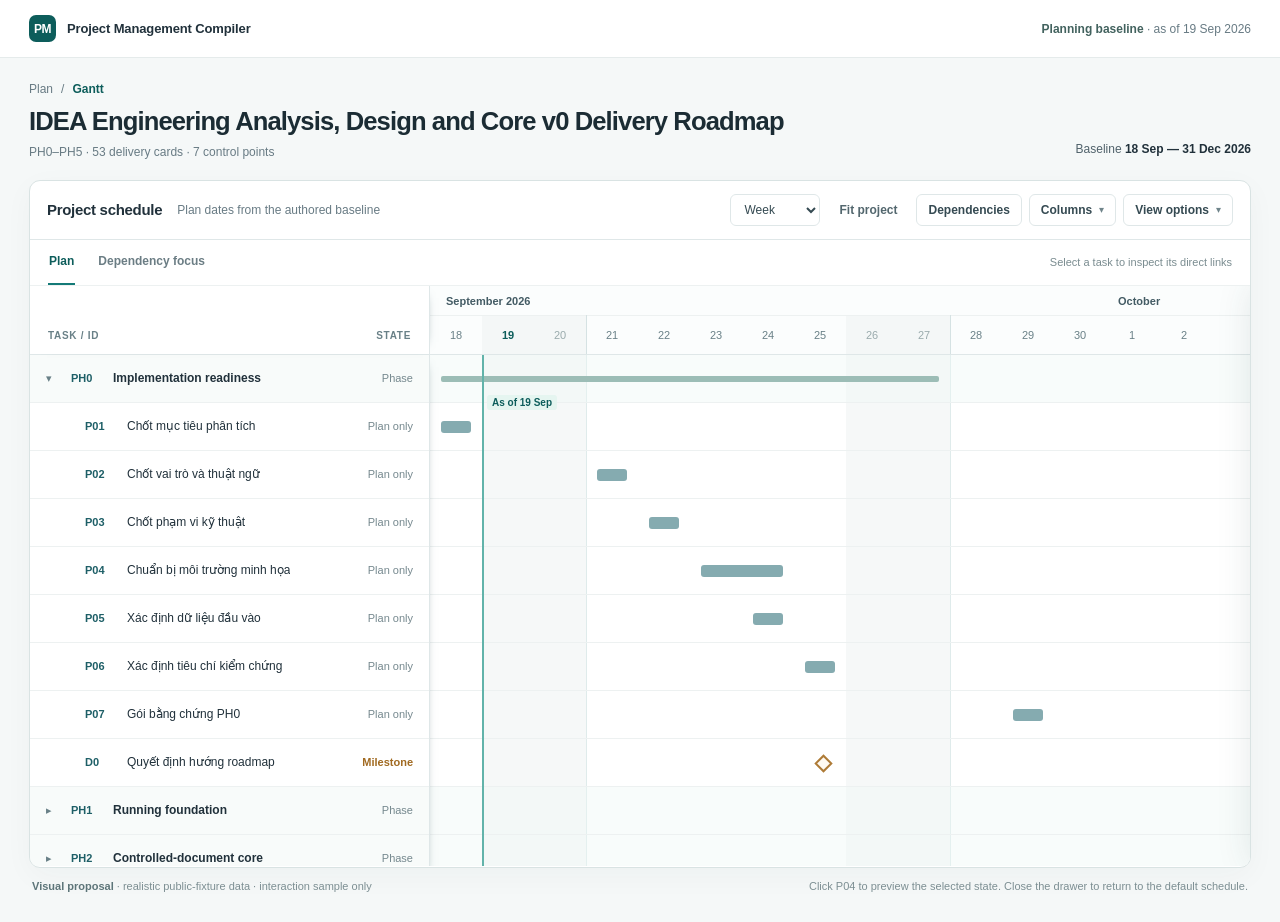
<file: docs/prototypes/gantt-visual-proposal.html>
<!doctype html>
<html lang="vi">
<head>
  <meta charset="utf-8">
  <meta name="viewport" content="width=device-width, initial-scale=1">
  <title>Gantt visual proposal · Project Management Compiler</title>
  <style>
    :root {
      color-scheme: light;
      --ink: #21313b;
      --muted: #687b84;
      --line: #dfe7e8;
      --line-soft: #edf1f1;
      --canvas: #f5f8f8;
      --teal: #147a77;
      --teal-dark: #0d5d5b;
      --teal-soft: #e9f5f2;
      --blue: #4e7fa0;
      --blue-soft: #eef5fa;
      --amber: #a16a21;
      --pane: 400px;
      --day: 52px;
      --row: 48px;
    }
    * { box-sizing: border-box; }
    body { margin: 0; background: var(--canvas); color: var(--ink); font-family: "Segoe UI Variable", "Segoe UI", Arial, sans-serif; font-size: 13px; }
    button, select, input { font: inherit; }
    button { cursor: pointer; }
    button:focus-visible, select:focus-visible, summary:focus-visible, input:focus-visible { outline: 2px solid var(--teal); outline-offset: 2px; }
    .app-top { display: flex; align-items: center; justify-content: space-between; height: 58px; padding: 0 29px; border-bottom: 1px solid #e5ebeb; background: #fff; }
    .brand { display: flex; align-items: center; gap: 11px; font-size: 13px; font-weight: 700; letter-spacing: -.01em; }
    .brand-mark { display: grid; width: 27px; height: 27px; place-items: center; border-radius: 7px; background: var(--teal-dark); color: #fff; font-size: 12px; letter-spacing: -.04em; }
    .top-meta { color: var(--muted); font-size: 12px; }
    .top-meta strong { color: #42625e; font-weight: 600; }
    main { margin: 0 auto; max-width: 1600px; padding: 24px 29px 30px; }
    .breadcrumb { display: flex; align-items: center; gap: 8px; margin-bottom: 10px; color: var(--muted); font-size: 12px; }
    .breadcrumb strong { color: var(--teal-dark); font-weight: 650; }
    .project-heading { display: flex; align-items: flex-end; justify-content: space-between; gap: 18px; margin-bottom: 21px; }
    .project-heading h1 { margin: 0; max-width: 900px; color: #1b2c34; font-size: clamp(21px, 2vw, 27px); font-weight: 690; letter-spacing: -.035em; line-height: 1.25; text-wrap: balance; }
    .project-heading p { margin: 7px 0 0; color: var(--muted); font-size: 12px; }
    .heading-period { flex: 0 0 auto; padding-bottom: 3px; color: #50626b; font-size: 12px; font-variant-numeric: tabular-nums; }
    .heading-period strong { color: var(--ink); }
    .workspace { position: relative; min-height: 688px; overflow: hidden; border: 1px solid #d9e3e3; border-radius: 11px; background: #fff; box-shadow: 0 8px 30px rgba(37, 66, 70, .035); }
    .workspace-bar { display: flex; align-items: center; justify-content: space-between; gap: 18px; min-height: 59px; padding: 0 17px; border-bottom: 1px solid var(--line); }
    .view-title { display: flex; align-items: center; gap: 15px; min-width: 0; }
    .view-title strong { font-size: 15px; font-weight: 700; letter-spacing: -.02em; }
    .view-title .subtle { color: var(--muted); font-size: 12px; white-space: nowrap; }
    .bar-actions { display: flex; align-items: center; justify-content: flex-end; gap: 7px; flex-wrap: wrap; }
    .control { display: inline-flex; align-items: center; justify-content: center; gap: 7px; min-height: 32px; padding: 0 11px; border: 1px solid var(--line); border-radius: 6px; background: #fff; color: #354a52; font-size: 12px; font-weight: 560; white-space: nowrap; transition: background .15s, border-color .15s, color .15s; }
    .control:hover { border-color: #a9c9c5; background: #f7fbfa; }
    .control.active { border-color: #a8d3c9; background: var(--teal-soft); color: var(--teal-dark); }
    .control.quiet { border-color: transparent; color: #53676e; }
    .control.quiet:hover { background: #f2f6f6; }
    .mini-chevron { color: #70858b; font-size: 10px; }
    .menu { position: relative; }
    .menu > summary { list-style: none; }
    .menu > summary::-webkit-details-marker { display: none; }
    .menu-panel { position: absolute; z-index: 30; top: 39px; right: 0; min-width: 180px; padding: 9px; border: 1px solid var(--line); border-radius: 8px; background: #fff; box-shadow: 0 12px 28px rgba(30, 58, 65, .14); }
    .menu-panel p { margin: 3px 8px 9px; color: var(--muted); font-size: 11px; }
    .menu-panel label { display: flex; align-items: center; gap: 9px; padding: 8px; border-radius: 5px; color: #32464e; white-space: nowrap; }
    .menu-panel label:hover { background: #f2f7f7; }
    .menu-panel input { accent-color: var(--teal); }
    .select-wrap select { min-height: 32px; padding: 0 25px 0 9px; border: 1px solid var(--line); border-radius: 6px; background: #fff; color: #354a52; font-size: 12px; }
    .mode-strip { display: flex; align-items: center; gap: 22px; min-height: 45px; padding: 0 18px; border-bottom: 1px solid var(--line-soft); }
    .mode-tab { height: 45px; padding: 0 1px; border: 0; border-bottom: 2px solid transparent; background: none; color: #6b7d84; font-size: 12px; font-weight: 610; }
    .mode-tab.active { border-bottom-color: var(--teal); color: var(--teal-dark); }
    .mode-hint { margin-left: auto; color: #7a8c90; font-size: 11px; }
    .chart-frame { position: relative; min-height: 580px; overflow: hidden; }
    .chart-scroll { width: 100%; height: 580px; overflow: auto; }
    .chart { min-width: calc(var(--pane) + 780px); }
    .chart-head, .chart-body { display: grid; grid-template-columns: var(--pane) minmax(780px, 1fr); }
    .chart-head { position: sticky; top: 0; z-index: 15; height: 69px; border-bottom: 1px solid var(--line); background: #fbfdfd; }
    .task-head, .task-list { position: sticky; left: 0; z-index: 7; background: #fff; box-shadow: 5px 0 11px -12px #49656a; }
    .task-head { display: grid; grid-template-columns: minmax(0, 1fr) 83px; align-items: end; gap: 8px; padding: 0 18px 13px; border-right: 1px solid var(--line); color: #698087; font-size: 10px; font-weight: 700; letter-spacing: .07em; text-transform: uppercase; }
    .task-head span:not(:first-child) { text-align: right; }
    .axis { position: relative; overflow: hidden; background: #fbfdfd; font-variant-numeric: tabular-nums; }
    .axis-month { position: relative; height: 29px; padding: 9px 16px 0; color: #435b64; font-size: 11px; font-weight: 660; }
    .axis-month .october { position: absolute; left: calc(13 * var(--day) + 12px); top: 9px; }
    .axis-days { position: relative; height: 40px; display: grid; grid-template-columns: repeat(15, var(--day)); border-top: 1px solid var(--line-soft); }
    .axis-day { display: flex; align-items: center; justify-content: center; color: #698087; font-size: 11px; }
    .axis-day.weekend { background: #f4f7f7; color: #9aabad; }
    .axis-day.today { color: var(--teal-dark); font-weight: 700; }
    .axis-week { position: absolute; top: 29px; bottom: 0; width: 1px; background: #d5e2e3; }
    .axis-week.one { left: calc(3 * var(--day)); }
    .axis-week.two { left: calc(10 * var(--day)); }
    .task-list { border-right: 1px solid var(--line); }
    .task-row, .timeline-row { height: var(--row); border-bottom: 1px solid var(--line-soft); }
    .task-row { display: grid; grid-template-columns: minmax(0, 1fr) 83px; align-items: center; gap: 8px; padding: 0 16px; background: #fff; }
    .task-row.phase { background: #f8fbfa; }
    .task-row.selected { background: #eaf6f2; box-shadow: inset 3px 0 0 var(--teal); }
    .task-row.related-up { background: #f0f6fa; box-shadow: inset 3px 0 0 var(--blue); }
    .task-row.related-down { background: #eef8f4; box-shadow: inset 3px 0 0 #319579; }
    .row-button { display: flex; align-items: center; min-width: 0; width: 100%; padding: 0; border: 0; background: transparent; color: var(--ink); text-align: left; }
    .row-button:hover .row-name { color: var(--teal-dark); text-decoration: underline; text-decoration-color: #a0c9be; text-underline-offset: 3px; }
    .row-caret { flex: 0 0 25px; color: #698087; font-size: 11px; }
    .row-caret.blank { color: transparent; }
    .row-id { flex: 0 0 42px; color: #1e5f67; font-size: 11px; font-weight: 700; font-variant-numeric: tabular-nums; }
    .row-name { display: -webkit-box; overflow: hidden; -webkit-box-orient: vertical; -webkit-line-clamp: 2; font-size: 12px; font-weight: 520; line-height: 1.25; }
    .phase .row-name { font-weight: 690; }
    .row-state { color: #75888e; font-size: 11px; text-align: right; white-space: nowrap; }
    .row-state.gate { color: var(--amber); font-weight: 630; }
    .task-row:not(.phase) .row-button { padding-left: 14px; }
    .timeline { position: relative; min-height: calc(11 * var(--row)); overflow: hidden; background: #fff; }
    .bands { position: absolute; inset: 0 auto 0 0; display: grid; width: calc(15 * var(--day)); grid-template-columns: repeat(15, var(--day)); pointer-events: none; }
    .band.weekend { background: #f6f8f8; }
    .week-line { position: absolute; top: 0; bottom: 0; width: 1px; background: #dfebeb; pointer-events: none; }
    .week-line.one { left: calc(3 * var(--day)); }
    .week-line.two { left: calc(10 * var(--day)); }
    .timeline-rows { position: relative; z-index: 2; }
    .timeline-row { position: relative; }
    .timeline-row.phase { background: rgba(236, 246, 243, .37); }
    .timeline-row.selected { background: rgba(227, 246, 239, .8); }
    .timeline-row.related-up { background: rgba(238, 246, 250, .58); }
    .timeline-row.related-down { background: rgba(238, 248, 244, .6); }
    .bar { position: absolute; top: 18px; height: 12px; border-radius: 3px; background: #85abb0; }
    .bar.phase-bar { top: 21px; height: 6px; border-radius: 2px; background: #9cbdb6; }
    .bar.selected-bar { top: 16px; height: 16px; background: var(--teal); box-shadow: 0 0 0 2px #d2ede3; }
    .bar.related-up-bar { background: var(--blue); }
    .bar.related-down-bar { background: #45a58d; }
    .bar.one-day { width: 30px; }
    .bar.two-day { width: 82px; }
    .bar.long { width: 498px; }
    .bar.shift-0 { left: 11px; } .bar.shift-3 { left: calc(3 * var(--day) + 11px); }
    .bar.shift-4 { left: calc(4 * var(--day) + 11px); }
    .bar.shift-5 { left: calc(5 * var(--day) + 11px); }
    .bar.shift-6 { left: calc(6 * var(--day) + 11px); }
    .bar.shift-7 { left: calc(7 * var(--day) + 11px); }
    .bar.shift-11 { left: calc(11 * var(--day) + 11px); }
    .bar.shift-17 { left: calc(17 * var(--day) + 11px); }
    .milestone { position: absolute; left: calc(7 * var(--day) + 23px); top: 18px; width: 13px; height: 13px; border: 2px solid #ae7b37; background: #fffaf2; transform: rotate(45deg); }
    .as-of { position: absolute; z-index: 4; top: 0; bottom: 0; left: var(--day); width: 2px; background: #62b3aa; pointer-events: none; }
    .as-of-label { position: absolute; z-index: 5; top: 40px; left: calc(var(--day) + 5px); padding: 2px 5px; border-radius: 3px; background: #e5f5f0; color: var(--teal-dark); font-size: 10px; font-weight: 700; white-space: nowrap; }
    .links { position: absolute; z-index: 5; top: 0; left: 0; width: 780px; height: calc(11 * var(--row)); overflow: visible; pointer-events: none; opacity: 0; transition: opacity .18s; }
    .selected-mode.show-links .links { opacity: 1; }
    .links path { fill: none; stroke-width: 2.3; stroke-linecap: round; stroke-linejoin: round; }
    .links .up { stroke: var(--blue); }
    .links .down { stroke: #258d74; }
    .links circle { fill: #fff; stroke-width: 2; }
    .links circle.up { stroke: var(--blue); }
    .links circle.down { stroke: #258d74; }
    .drawer { position: absolute; z-index: 20; top: 0; right: 0; bottom: 0; width: min(374px, 92vw); padding: 0; border-left: 1px solid #d7e4e1; background: #fff; box-shadow: -17px 0 35px rgba(37, 66, 70, .13); transform: translateX(105%); transition: transform .2s ease; }
    .selected-mode .drawer { transform: translateX(0); }
    .drawer-inner { height: 100%; overflow-y: auto; padding: 20px 23px 27px; }
    .drawer-top { display: flex; align-items: flex-start; justify-content: space-between; gap: 14px; margin-bottom: 17px; }
    .drawer-type { color: var(--teal-dark); font-size: 11px; font-weight: 740; letter-spacing: .065em; text-transform: uppercase; }
    .drawer-close { width: 29px; height: 29px; padding: 0; border: 0; border-radius: 5px; background: #f3f7f7; color: #61767c; font-size: 17px; }
    .drawer-close:hover { background: #e8f1ef; color: var(--ink); }
    .drawer h2 { margin: 0; color: #1c3138; font-size: 20px; font-weight: 710; letter-spacing: -.03em; line-height: 1.33; }
    .drawer-sub { margin: 9px 0 19px; color: var(--muted); font-size: 12px; }
    .drawer-summary { display: grid; grid-template-columns: 1fr 1fr; gap: 11px 13px; padding: 14px 0 16px; border-top: 1px solid var(--line); border-bottom: 1px solid var(--line); }
    .drawer-summary div { display: grid; gap: 3px; }
    .drawer-summary span { color: var(--muted); font-size: 10px; }
    .drawer-summary strong { color: #344b53; font-size: 12px; font-weight: 650; font-variant-numeric: tabular-nums; }
    .drawer-section { padding: 18px 0 16px; border-bottom: 1px solid var(--line); }
    .drawer-section h3 { margin: 0 0 3px; color: #1f363d; font-size: 14px; font-weight: 710; letter-spacing: -.014em; }
    .drawer-section > p { margin: 0 0 13px; color: var(--muted); font-size: 11px; line-height: 1.45; }
    .impact-flow { display: grid; grid-template-columns: 1fr 20px 1fr 20px 1fr; align-items: center; gap: 3px; }
    .impact-item { display: grid; align-content: center; min-height: 62px; padding: 8px 7px; border: 1px solid #dce8e8; border-radius: 6px; background: #fbfdfc; text-align: center; }
    .impact-item strong { font-size: 12px; }
    .impact-item small { margin-top: 3px; color: var(--muted); font-size: 10px; }
    .impact-item.current { border-color: #a4d0c4; background: var(--teal-soft); color: var(--teal-dark); }
    .impact-arrow { color: #6a8989; text-align: center; font-size: 18px; }
    .impact-legend { display: flex; gap: 12px; margin-top: 12px; color: #61777e; font-size: 11px; }
    .impact-legend span::before { display: inline-block; width: 7px; height: 7px; margin-right: 5px; border-radius: 50%; background: var(--blue); content: ""; }
    .impact-legend span:last-child::before { background: #258d74; }
    .drawer-link { display: inline-block; margin-top: 13px; padding: 0; border: 0; background: none; color: var(--teal-dark); font-size: 12px; font-weight: 650; text-align: left; }
    .drawer-link:hover { text-decoration: underline; }
    .downstream-chain { margin-top: 9px; padding: 9px 10px; border-left: 2px solid #6db59d; background: #f1f8f5; color: #375e58; font-size: 11px; font-weight: 620; }
    .downstream-chain[hidden] { display: none; }
    .drawer details { padding: 14px 0; border-bottom: 1px solid var(--line-soft); }
    .drawer details summary { color: #3d5259; font-size: 12px; font-weight: 660; cursor: pointer; }
    .drawer details p { margin: 10px 0 0; color: var(--muted); font-size: 11px; line-height: 1.5; }
    .prototype-foot { display: flex; align-items: center; justify-content: space-between; gap: 14px; padding: 12px 3px 0; color: #7e9094; font-size: 11px; }
    .prototype-foot strong { color: #5e767a; font-weight: 630; }
    .owner-col, .attention-col { display: none; color: #75888e; font-size: 11px; text-align: right; white-space: nowrap; }
    .show-owner { --pane: 450px; }
    .show-attention { --pane: 452px; }
    .show-owner.show-attention { --pane: 520px; }
    .show-owner .task-head, .show-owner .task-row { grid-template-columns: minmax(0, 1fr) 83px 60px; }
    .show-attention .task-head, .show-attention .task-row { grid-template-columns: minmax(0, 1fr) 83px 64px; }
    .show-owner.show-attention .task-head, .show-owner.show-attention .task-row { grid-template-columns: minmax(0, 1fr) 83px 60px 64px; }
    .show-owner .owner-col, .show-attention .attention-col { display: block; }
    @media (max-width: 1050px) {
      :root { --pane: 354px; }
      .project-heading { align-items: flex-start; flex-direction: column; gap: 8px; }
      .view-title .subtle, .mode-hint { display: none; }
      .bar-actions { gap: 4px; }
    }
    @media (max-width: 720px) {
      main { padding: 17px 10px; }
      .app-top { padding-inline: 12px; }
      .top-meta { display: none; }
      .workspace-bar { align-items: flex-start; flex-direction: column; padding: 10px; }
      .chart-scroll { height: 62vh; }
      .prototype-foot { align-items: flex-start; flex-direction: column; }
    }
    @media (prefers-reduced-motion: reduce) {
      *, *::before, *::after { scroll-behavior: auto !important; transition-duration: 0s !important; }
    }
  </style>
</head>
<body>
  <header class="app-top">
    <div class="brand"><span class="brand-mark">PM</span><span>Project Management Compiler</span></div>
    <div class="top-meta"><strong>Planning baseline</strong> · as of 19 Sep 2026</div>
  </header>
  <main>
    <nav class="breadcrumb" aria-label="Breadcrumb"><span>Plan</span><span aria-hidden="true">/</span><strong>Gantt</strong></nav>
    <div class="project-heading">
      <div><h1>IDEA Engineering Analysis, Design and Core v0 Delivery Roadmap</h1><p>PH0–PH5 · 53 delivery cards · 7 control points</p></div>
      <div class="heading-period">Baseline <strong>18 Sep — 31 Dec 2026</strong></div>
    </div>
    <section class="workspace" id="workspace" aria-label="Gantt visual proposal">
      <div class="workspace-bar">
        <div class="view-title"><strong>Project schedule</strong><span class="subtle">Plan dates from the authored baseline</span></div>
        <div class="bar-actions">
          <span class="select-wrap"><select aria-label="Timeline scale"><option>Week</option><option>Day</option><option>Month</option></select></span>
          <button class="control quiet" type="button" id="fitButton">Fit project</button>
          <button class="control" type="button" id="dependencyButton" aria-pressed="false">Dependencies</button>
          <details class="menu" id="columnsMenu"><summary class="control">Columns <span class="mini-chevron">▾</span></summary><div class="menu-panel"><p>Visible in the task list</p><label><input type="checkbox" checked disabled> Task / ID</label><label><input type="checkbox" checked disabled> State</label><label><input type="checkbox" id="ownerOption"> Primary owner</label><label><input type="checkbox" id="attentionOption"> Attention</label></div></details>
          <details class="menu"><summary class="control">View options <span class="mini-chevron">▾</span></summary><div class="menu-panel"><p>Additional views</p><label>Execution evidence</label><label>Needs attention</label><label>Critical path</label><label>Structure</label></div></details>
        </div>
      </div>
      <div class="mode-strip"><button type="button" class="mode-tab active" id="planTab" aria-current="page">Plan</button><button type="button" class="mode-tab" id="impactTab">Dependency focus</button><span class="mode-hint" id="modeHint">Select a task to inspect its direct links</span></div>
      <div class="chart-frame">
        <div class="chart-scroll" id="chartScroll">
          <div class="chart">
            <div class="chart-head">
              <div class="task-head"><span>Task / ID</span><span>State</span></div>
              <div class="axis"><div class="axis-month">September 2026 <span class="october">October</span></div><div class="axis-days"><span class="axis-day">18</span><span class="axis-day weekend today">19</span><span class="axis-day weekend">20</span><span class="axis-day">21</span><span class="axis-day">22</span><span class="axis-day">23</span><span class="axis-day">24</span><span class="axis-day">25</span><span class="axis-day weekend">26</span><span class="axis-day weekend">27</span><span class="axis-day">28</span><span class="axis-day">29</span><span class="axis-day">30</span><span class="axis-day">1</span><span class="axis-day">2</span></div><i class="axis-week one"></i><i class="axis-week two"></i></div>
            </div>
            <div class="chart-body">
              <div class="task-list">
                <div class="task-row phase"><button type="button" class="row-button"><span class="row-caret">▾</span><span class="row-id">PH0</span><span class="row-name">Implementation readiness</span></button><span class="row-state">Phase</span></div>
                <div class="task-row" data-id="P01"><button type="button" class="row-button"><span class="row-caret blank">·</span><span class="row-id">P01</span><span class="row-name">Chốt mục tiêu phân tích</span></button><span class="row-state">Plan only</span></div>
                <div class="task-row" data-id="P02"><button type="button" class="row-button"><span class="row-caret blank">·</span><span class="row-id">P02</span><span class="row-name">Chốt vai trò và thuật ngữ</span></button><span class="row-state">Plan only</span></div>
                <div class="task-row" data-id="P03"><button type="button" class="row-button"><span class="row-caret blank">·</span><span class="row-id">P03</span><span class="row-name">Chốt phạm vi kỹ thuật</span></button><span class="row-state">Plan only</span></div>
                <div class="task-row" data-id="P04"><button type="button" class="row-button" id="p04Button"><span class="row-caret blank">·</span><span class="row-id">P04</span><span class="row-name">Chuẩn bị môi trường minh họa</span></button><span class="row-state">Plan only</span></div>
                <div class="task-row" data-id="P05"><button type="button" class="row-button"><span class="row-caret blank">·</span><span class="row-id">P05</span><span class="row-name">Xác định dữ liệu đầu vào</span></button><span class="row-state">Plan only</span></div>
                <div class="task-row" data-id="P06"><button type="button" class="row-button"><span class="row-caret blank">·</span><span class="row-id">P06</span><span class="row-name">Xác định tiêu chí kiểm chứng</span></button><span class="row-state">Plan only</span></div>
                <div class="task-row" data-id="P07"><button type="button" class="row-button"><span class="row-caret blank">·</span><span class="row-id">P07</span><span class="row-name">Gói bằng chứng PH0</span></button><span class="row-state">Plan only</span></div>
                <div class="task-row"><button type="button" class="row-button"><span class="row-caret blank">·</span><span class="row-id">D0</span><span class="row-name">Quyết định hướng roadmap</span></button><span class="row-state gate">Milestone</span></div>
                <div class="task-row phase"><button type="button" class="row-button"><span class="row-caret">▸</span><span class="row-id">PH1</span><span class="row-name">Running foundation</span></button><span class="row-state">Phase</span></div>
                <div class="task-row phase"><button type="button" class="row-button"><span class="row-caret">▸</span><span class="row-id">PH2</span><span class="row-name">Controlled-document core</span></button><span class="row-state">Phase</span></div>
              </div>
              <div class="timeline">
                <div class="bands"><span></span><span class="band weekend"></span><span class="band weekend"></span><span></span><span></span><span></span><span></span><span></span><span class="band weekend"></span><span class="band weekend"></span><span></span><span></span><span></span><span></span><span></span></div>
                <div class="week-line one"></div><div class="week-line two"></div><div class="as-of"></div><div class="as-of-label">As of 19 Sep</div>
                <div class="timeline-rows">
                  <div class="timeline-row phase"><span class="bar phase-bar shift-0 long"></span></div>
                  <div class="timeline-row"><span class="bar one-day shift-0"></span></div>
                  <div class="timeline-row"><span class="bar one-day shift-3"></span></div>
                  <div class="timeline-row" data-id="P03"><span class="bar one-day shift-4" id="p03Bar"></span></div>
                  <div class="timeline-row" data-id="P04"><span class="bar two-day shift-5" id="p04Bar"></span></div>
                  <div class="timeline-row"><span class="bar one-day shift-6"></span></div>
                  <div class="timeline-row" data-id="P06"><span class="bar one-day shift-7" id="p06Bar"></span></div>
                  <div class="timeline-row"><span class="bar one-day shift-11"></span></div>
                  <div class="timeline-row"><span class="milestone" aria-label="D0 milestone 25 Sep"></span></div>
                  <div class="timeline-row phase"><span class="bar phase-bar shift-17 long"></span></div>
                  <div class="timeline-row phase"></div>
                </div>
                <svg class="links" viewBox="0 0 780 528" aria-hidden="true"><defs><marker id="arrow-up" viewBox="0 0 10 10" refX="9" refY="5" markerWidth="5" markerHeight="5" orient="auto"><path d="M0 0 L10 5 L0 10 Z" fill="#4e7fa0"/></marker><marker id="arrow-down" viewBox="0 0 10 10" refX="9" refY="5" markerWidth="5" markerHeight="5" orient="auto"><path d="M0 0 L10 5 L0 10 Z" fill="#258d74"/></marker></defs><path class="up" d="M249 168 H255 Q259 168 259 173 V211 Q259 216 264 216 H271" marker-end="url(#arrow-up)"/><path class="down" d="M353 216 H359 Q364 216 364 221 V307 Q364 312 369 312 H375" marker-end="url(#arrow-down)"/><circle class="up" cx="249" cy="168" r="3"/><circle class="down" cx="353" cy="216" r="3"/></svg>
              </div>
            </div>
          </div>
        </div>
        <aside class="drawer" id="drawer" aria-label="Task details" aria-hidden="true" inert><div class="drawer-inner"><div class="drawer-top"><span class="drawer-type">Delivery card · P04</span><button class="drawer-close" type="button" id="closeDrawer" aria-label="Close details">×</button></div><h2>Chuẩn bị môi trường minh họa</h2><p class="drawer-sub">PH0 · Implementation readiness</p><div class="drawer-summary"><div><span>Planned start</span><strong>23 Sep 2026</strong></div><div><span>Planned finish</span><strong>24 Sep 2026</strong></div><div><span>Execution</span><strong>Not recorded</strong></div><div><span>Owner role</span><strong>DEV</strong></div></div><section class="drawer-section"><h3>Dependency impact</h3><p>Finish-to-Start links from the planning source.</p><div class="impact-flow"><div class="impact-item"><strong>P03</strong><small>Depends on</small></div><span class="impact-arrow">→</span><div class="impact-item current"><strong>P04</strong><small>Selected</small></div><span class="impact-arrow">→</span><div class="impact-item"><strong>P06</strong><small>Blocks</small></div></div><div class="impact-legend"><span>Predecessor</span><span>Successor</span></div><button type="button" class="drawer-link" id="impactLink" aria-expanded="false">Show downstream impact →</button><div class="downstream-chain" id="downstreamChain" hidden>P04 → P06 → P07</div></section><details><summary>Execution evidence</summary><p>No actual work has been recorded for P04. The plan dates above are the authored baseline.</p></details><details><summary>Calculated CPM</summary><p>Calculated dates and float belong to the analysis layer; they do not replace the authored plan.</p></details><details><summary>Source and provenance</summary><p>Planning card P04 in the controlled public fixture. The full source reference remains available in the application inspector.</p></details></div></aside>
      </div>
    </section>
    <div class="prototype-foot"><span><strong>Visual proposal</strong> · realistic public-fixture data · interaction sample only</span><span>Click P04 to preview the selected state. Close the drawer to return to the default schedule.</span></div>
  </main>
  <script>
    const workspace = document.getElementById("workspace");
    const drawer = document.getElementById("drawer");
    const dependencyButton = document.getElementById("dependencyButton");
    const impactTab = document.getElementById("impactTab");
    function showSelected(selected) {
      workspace.classList.toggle("selected-mode", selected);
      workspace.classList.toggle("show-links", selected);
      drawer.setAttribute("aria-hidden", selected ? "false" : "true");
      drawer.inert = !selected;
      if (selected) drawer.querySelector(".drawer-inner").scrollTop = 0;
      dependencyButton.classList.toggle("active", selected);
      dependencyButton.setAttribute("aria-pressed", selected ? "true" : "false");
      impactTab.classList.toggle("active", selected);
      document.getElementById("modeHint").textContent = selected ? "P04 · 1 predecessor · 1 direct successor" : "Select a task to inspect its direct links";
      document.getElementById("planTab").classList.toggle("active", !selected);
      if (selected) document.getElementById("planTab").removeAttribute("aria-current");
      else document.getElementById("planTab").setAttribute("aria-current", "page");
      if (selected) impactTab.setAttribute("aria-current", "page");
      else impactTab.removeAttribute("aria-current");
      document.querySelectorAll('[data-id="P03"]').forEach(item => item.classList.toggle("related-up", selected));
      document.querySelectorAll('[data-id="P04"]').forEach(item => item.classList.toggle("selected", selected));
      document.querySelectorAll('[data-id="P06"]').forEach(item => item.classList.toggle("related-down", selected));
      document.getElementById("p03Bar").classList.toggle("related-up-bar", selected);
      document.getElementById("p04Bar").classList.toggle("selected-bar", selected);
      document.getElementById("p06Bar").classList.toggle("related-down-bar", selected);
    }
    document.getElementById("p04Button").addEventListener("click", () => showSelected(true));
    document.getElementById("closeDrawer").addEventListener("click", () => { showSelected(false); document.getElementById("p04Button").focus(); });
    document.getElementById("planTab").addEventListener("click", () => showSelected(false));
    impactTab.addEventListener("click", () => showSelected(true));
    dependencyButton.addEventListener("click", () => {
      if (!workspace.classList.contains("selected-mode")) return showSelected(true);
      const visible = workspace.classList.toggle("show-links");
      dependencyButton.classList.toggle("active", visible);
      dependencyButton.setAttribute("aria-pressed", visible ? "true" : "false");
    });
    document.getElementById("fitButton").addEventListener("click", () => document.getElementById("chartScroll").scrollTo({left: 0, behavior: "smooth"}));
    const ownerValues = {P01: "OWNER", P02: "OWNER", P03: "DEV", P04: "DEV", P05: "DATA", P06: "DATA", P07: "OWNER"};
    const taskHead = document.querySelector(".task-head");
    const ownerHead = document.createElement("span"); ownerHead.className = "owner-col"; ownerHead.textContent = "Owner"; taskHead.appendChild(ownerHead);
    const attentionHead = document.createElement("span"); attentionHead.className = "attention-col"; attentionHead.textContent = "Attention"; taskHead.appendChild(attentionHead);
    document.querySelectorAll(".task-row").forEach(row => {
      const owner = document.createElement("span"); owner.className = "owner-col"; owner.textContent = ownerValues[row.dataset.id] || ""; row.appendChild(owner);
      const attention = document.createElement("span"); attention.className = "attention-col"; attention.textContent = ""; row.appendChild(attention);
    });
    document.querySelectorAll(".row-caret").forEach(caret => caret.setAttribute("aria-hidden", "true"));
    document.getElementById("ownerOption").addEventListener("change", event => workspace.classList.toggle("show-owner", event.target.checked));
    document.getElementById("attentionOption").addEventListener("change", event => workspace.classList.toggle("show-attention", event.target.checked));
    document.getElementById("impactLink").addEventListener("click", event => {
      const chain = document.getElementById("downstreamChain");
      chain.hidden = !chain.hidden;
      event.currentTarget.setAttribute("aria-expanded", chain.hidden ? "false" : "true");
      event.currentTarget.textContent = chain.hidden ? "Show downstream impact →" : "Hide downstream impact ↑";
    });
    document.addEventListener("keydown", event => { if (event.key === "Escape") showSelected(false); });
  </script>
</body>
</html>
</file>
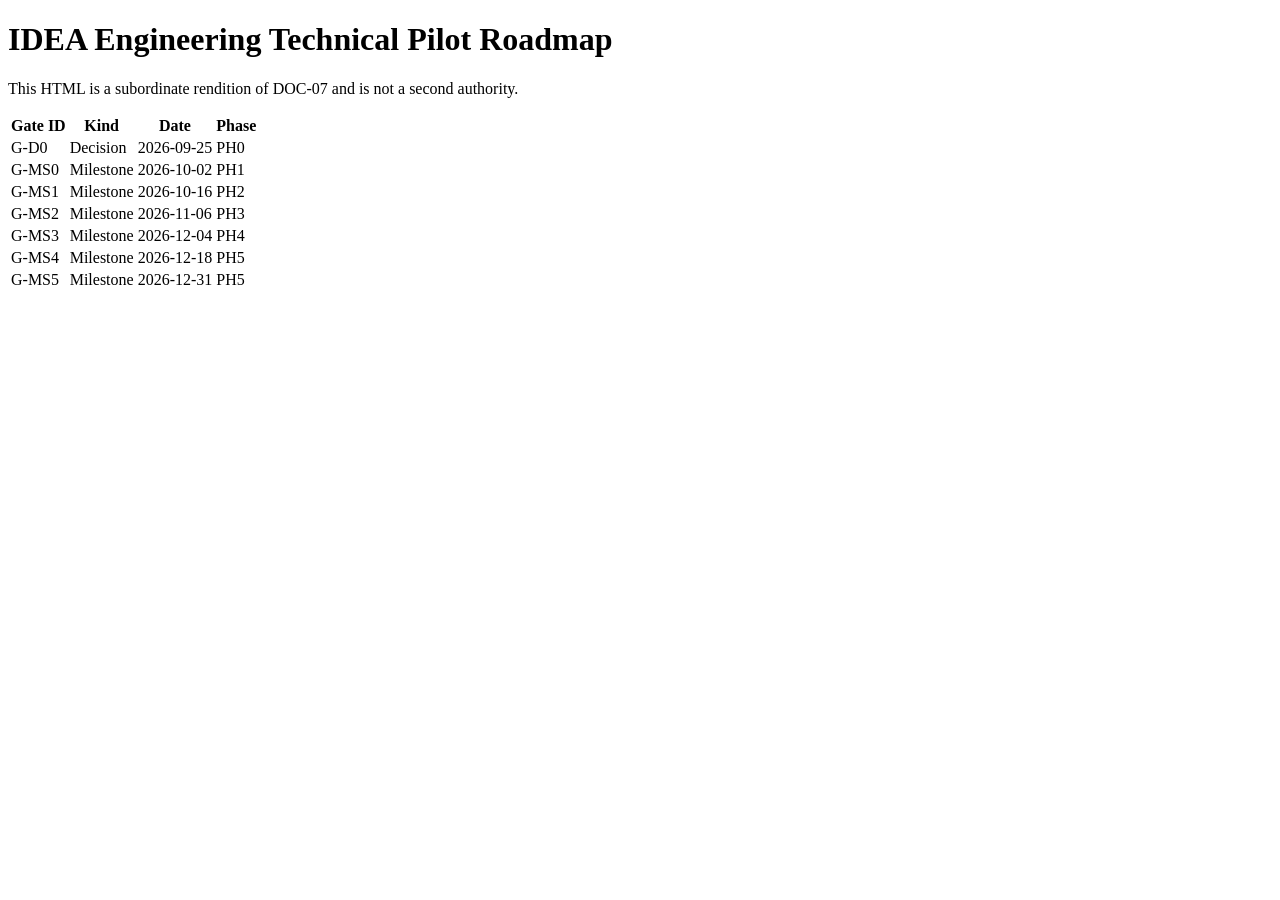
<file: tests/fixtures/ideaengineering-real-shaped/docs/product/instances/idea-engineering/planning/idea-roadmap-december-2026.html>
<!doctype html>
<html lang="en">
<head><meta charset="utf-8"><title>IDEA Engineering roadmap rendition</title></head>
<body>
  <h1>IDEA Engineering Technical Pilot Roadmap</h1>
  <p>This HTML is a subordinate rendition of DOC-07 and is not a second authority.</p>
  <table data-rendition="gantt" data-baseline="IE-PLAN-DEC2026-002">
    <thead><tr><th>Gate ID</th><th>Kind</th><th>Date</th><th>Phase</th></tr></thead>
    <tbody>
      <tr><td>G-D0</td><td>Decision</td><td>2026-09-25</td><td>PH0</td></tr>
      <tr><td>G-MS0</td><td>Milestone</td><td>2026-10-02</td><td>PH1</td></tr>
      <tr><td>G-MS1</td><td>Milestone</td><td>2026-10-16</td><td>PH2</td></tr>
      <tr><td>G-MS2</td><td>Milestone</td><td>2026-11-06</td><td>PH3</td></tr>
      <tr><td>G-MS3</td><td>Milestone</td><td>2026-12-04</td><td>PH4</td></tr>
      <tr><td>G-MS4</td><td>Milestone</td><td>2026-12-18</td><td>PH5</td></tr>
      <tr><td>G-MS5</td><td>Milestone</td><td>2026-12-31</td><td>PH5</td></tr>
    </tbody>
  </table>
</body>
</html>
</file>
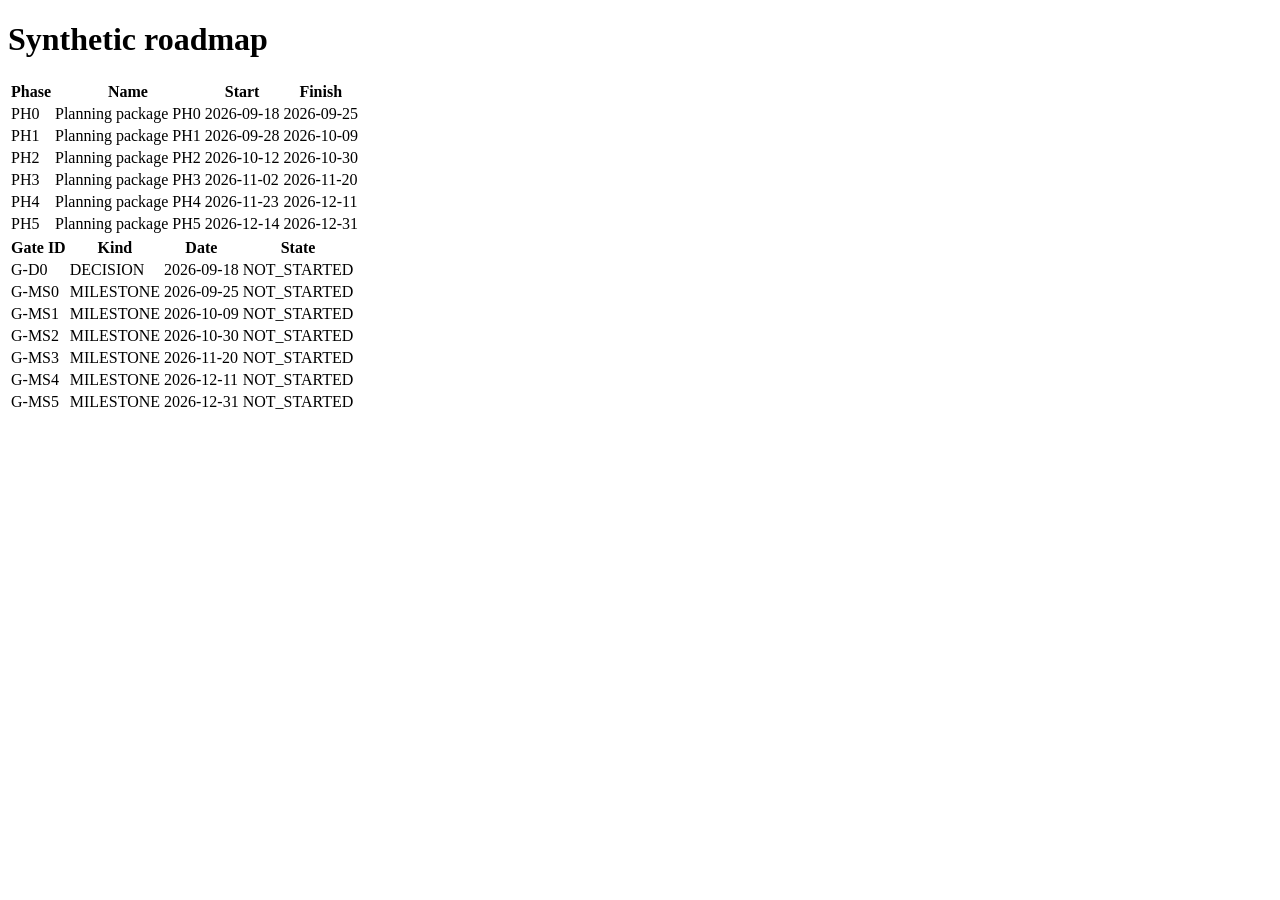
<file: tests/fixtures/ideaengineering/docs/product/instances/idea-engineering/planning/idea-roadmap-december-2026.html>
<!doctype html>
<html lang="en">
<head><meta charset="utf-8"><title>Synthetic December 2026 roadmap</title></head>
<body>
<h1>Synthetic roadmap</h1>
<table>
<thead><tr><th>Phase</th><th>Name</th><th>Start</th><th>Finish</th></tr></thead>
<tbody>
<tr data-phase="PH0"><td>PH0</td><td>Planning package PH0</td><td>2026-09-18</td><td>2026-09-25</td></tr>
<tr data-phase="PH1"><td>PH1</td><td>Planning package PH1</td><td>2026-09-28</td><td>2026-10-09</td></tr>
<tr data-phase="PH2"><td>PH2</td><td>Planning package PH2</td><td>2026-10-12</td><td>2026-10-30</td></tr>
<tr data-phase="PH3"><td>PH3</td><td>Planning package PH3</td><td>2026-11-02</td><td>2026-11-20</td></tr>
<tr data-phase="PH4"><td>PH4</td><td>Planning package PH4</td><td>2026-11-23</td><td>2026-12-11</td></tr>
<tr data-phase="PH5"><td>PH5</td><td>Planning package PH5</td><td>2026-12-14</td><td>2026-12-31</td></tr>
</tbody>
</table>
<table>
<thead><tr><th>Gate ID</th><th>Kind</th><th>Date</th><th>State</th></tr></thead>
<tbody>
<tr data-gate="G-D0"><td>G-D0</td><td>DECISION</td><td>2026-09-18</td><td>NOT_STARTED</td></tr>
<tr data-gate="G-MS0"><td>G-MS0</td><td>MILESTONE</td><td>2026-09-25</td><td>NOT_STARTED</td></tr>
<tr data-gate="G-MS1"><td>G-MS1</td><td>MILESTONE</td><td>2026-10-09</td><td>NOT_STARTED</td></tr>
<tr data-gate="G-MS2"><td>G-MS2</td><td>MILESTONE</td><td>2026-10-30</td><td>NOT_STARTED</td></tr>
<tr data-gate="G-MS3"><td>G-MS3</td><td>MILESTONE</td><td>2026-11-20</td><td>NOT_STARTED</td></tr>
<tr data-gate="G-MS4"><td>G-MS4</td><td>MILESTONE</td><td>2026-12-11</td><td>NOT_STARTED</td></tr>
<tr data-gate="G-MS5"><td>G-MS5</td><td>MILESTONE</td><td>2026-12-31</td><td>NOT_STARTED</td></tr>
</tbody>
</table>
</body>
</html>
</file>
